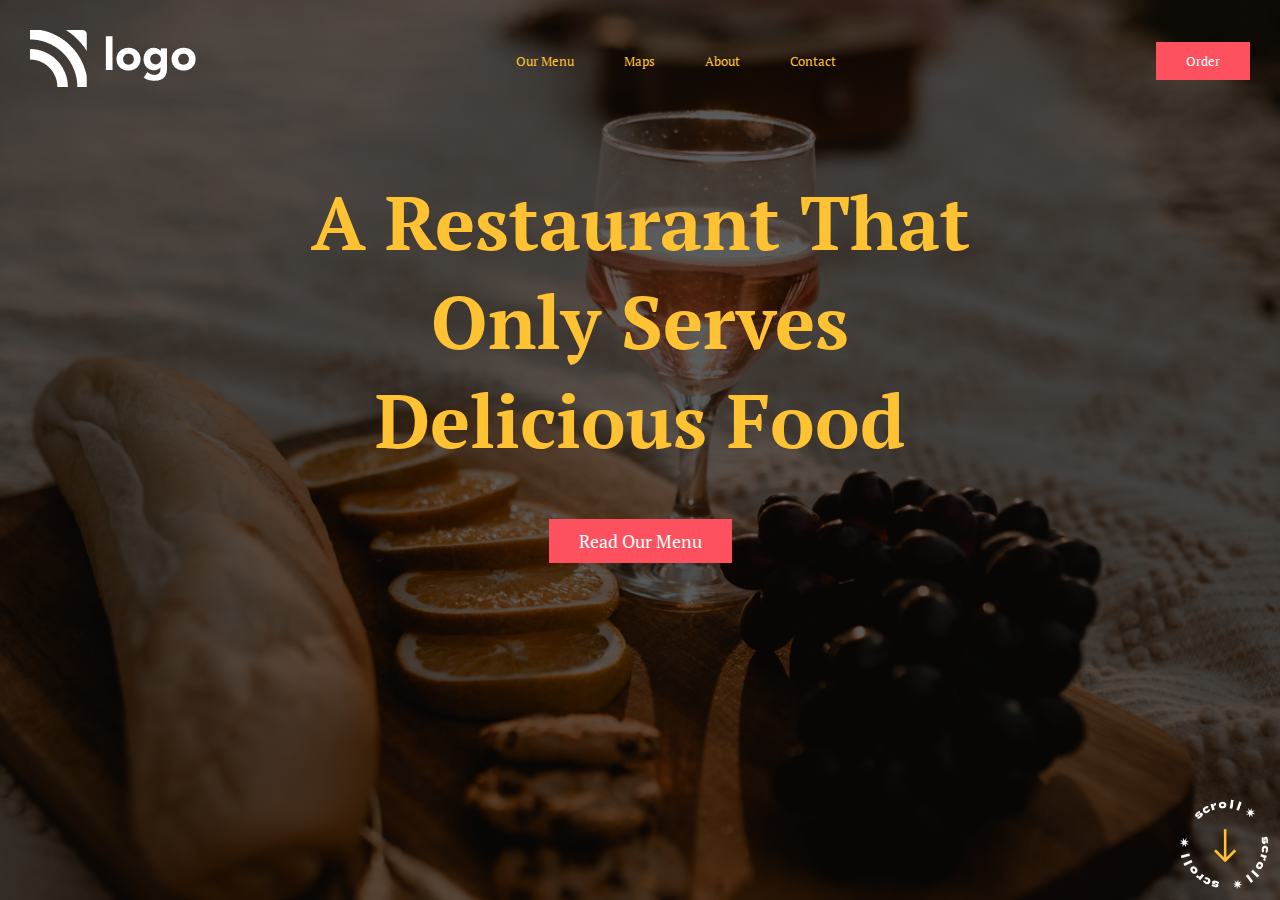
<file: 03 Feb Project/index.html>
<!DOCTYPE html>
<html lang="en">
<head>
    <meta charset="UTF-8">
    <meta http-equiv="X-UA-Compatible" content="IE=edge">
    <meta name="viewport" content="width=device-width, initial-scale=1.0">
    <!-- Fonts -->
    <link rel="preconnect" href="https://fonts.googleapis.com">
    <link rel="preconnect" href="https://fonts.gstatic.com" crossorigin>
    <link href="https://fonts.googleapis.com/css2?family=PT+Serif:wght@700&display=swap" rel="stylesheet">
<!-- External CSS -->
<link rel="stylesheet" href="./style.css">
    <title>Restaurant</title>
</head>

<body>

    <nav>
        <div><img src="./Assets/logo.png" alt="logo" class="logo"></div>
        <div><ul class="options">
                <li><a href="#"></a>Our Menu</li>
                <li><a href="#"></a>Maps</li>
                <li><a href="#"></a>About</li>
                <li><a href="#"></a>Contact</li>
            </ul>
        </div>
        <div>
            <button class="button1">Order</button>
        </div>
    </nav>

    <main>
        <div class="mainsec">
            <h1>A Restaurant That</h1>
            <h1>Only Serves</h1>
            <h1>Delicious Food</h1>
            <button class="button2  ">Read Our  Menu</button>
        </div>
        <img src="./Assets/scroll.png" alt="scroll" class="scroll">
    </main>

    
</body>
</html>
</file>
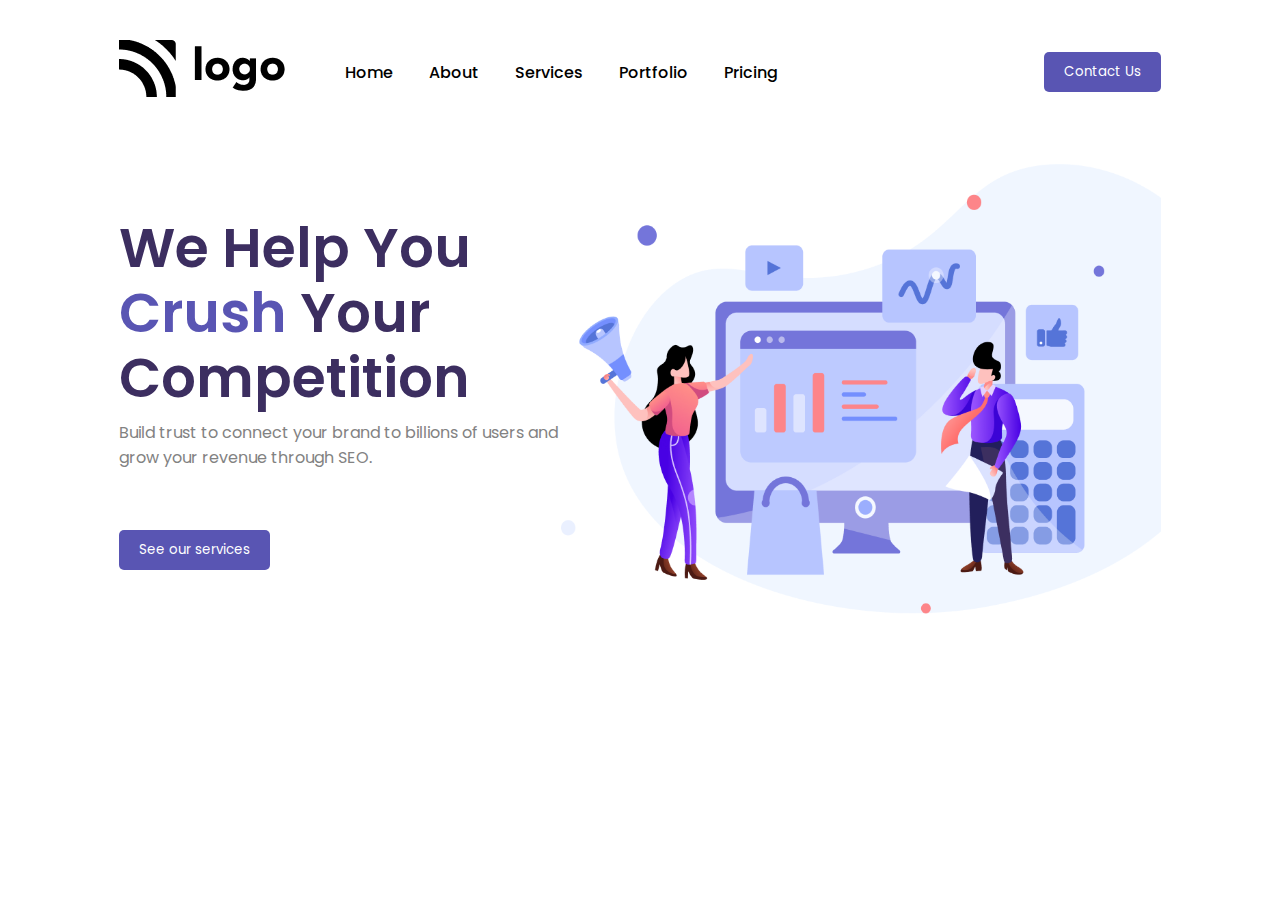
<file: 04 Feb Project/index.html>
<!DOCTYPE html>
<html lang="en">
  <head>
    <meta charset="UTF-8" />
    <meta http-equiv="X-UA-Compatible" content="IE=edge" />
    <meta name="viewport" content="width=device-width, initial-scale=1.0" />
    <!-- stylesheet -->
    <link rel="stylesheet" href="style.css" />
    <!-- Font -->
    <link rel="preconnect" href="https://fonts.googleapis.com" />
    <link rel="preconnect" href="https://fonts.gstatic.com" crossorigin />
    <link
      href="https://fonts.googleapis.com/css2?family=Poppins:wght@200;300;400;500;600;700;800&display=swap"
      rel="stylesheet"
    />
    <title>SEO Homepage</title>
  </head>
  <body>
   <div class="container">

    <nav>
        <div class="logo"><img src="./Assets/Logo.png" alt="logo">
        </div>
        <div class="grow-list">
            <ul class="list">
                <li><a href="#">Home</a></li>
                <li><a href="#">About</a></li>
                <li><a href="#">Services</a></li>
                <li><a href="#">Portfolio</a></li>
                <li><a href="#">Pricing</a></li>
            </ul>
            
        </div>
        <div>
            <button class="button1">Contact Us</button>
        </div>
    </nav>
    <!-- Main hero section -->
    <main class="mainsection">

        <!-- left hero section -->
        <div class="leftmain">
            <h1>We Help You <span>Crush</span> Your Competition</h1>
            <p>Build trust to connect your brand to billions of users and grow your revenue through SEO.</p>
            <button class="button2">See our services</button>
        </div>
        <!-- Right hero section -->
        <div class="rightmain">
            <img src="./Assets/Header Illustration.png" alt="headimg" class="headimg">
        </div>

    </main>

   </div>
    
  </body>
</html>
</file>
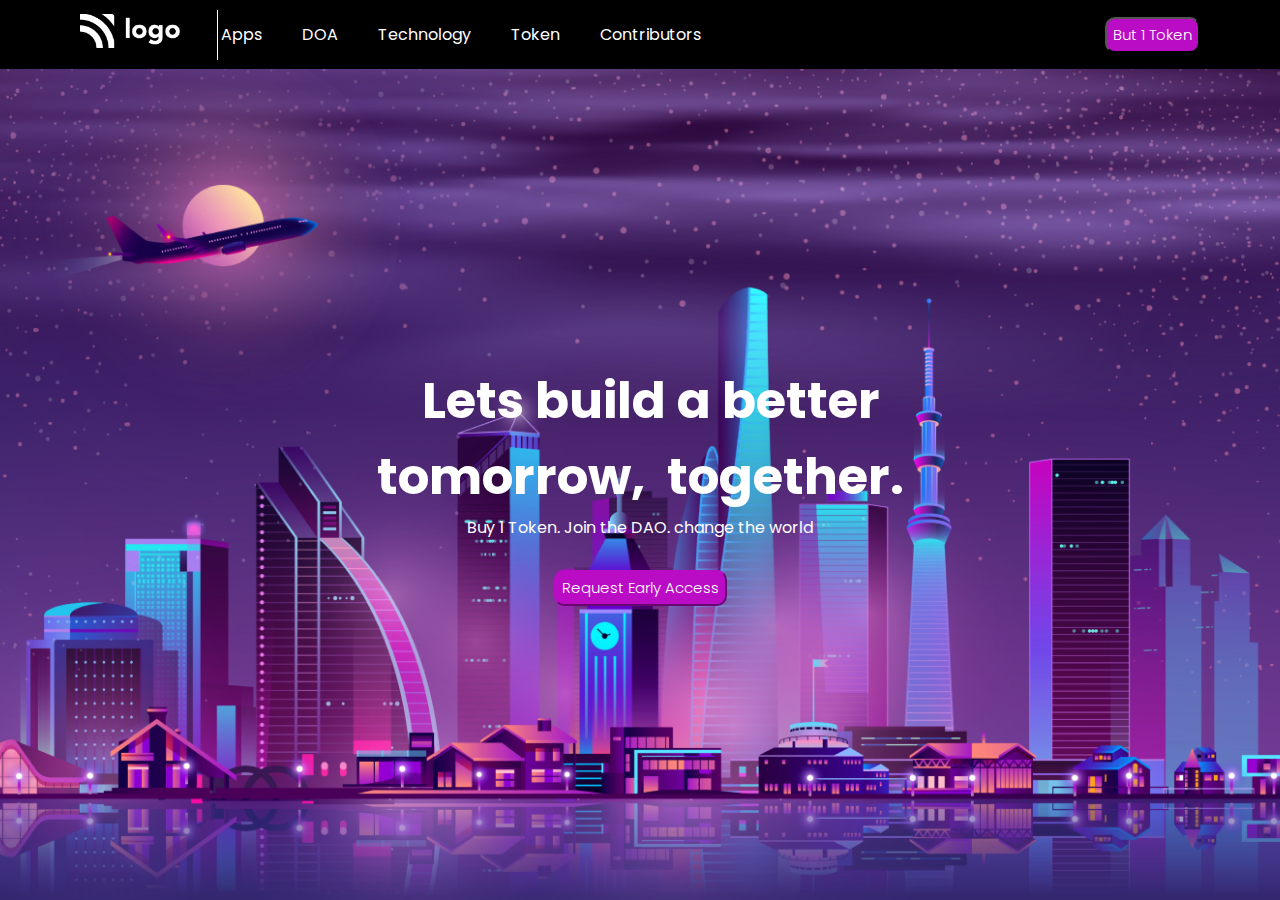
<file: 05 Feb Project/index.html>
<!DOCTYPE html>
<html lang="en">
<head>
    <meta charset="UTF-8">
    <meta http-equiv="X-UA-Compatible" content="IE=edge">
    <meta name="viewport" content="width=device-width, initial-scale=1.0">
    <title>DOA Homepage</title>
    <!-- Google fonts -->
    <link rel="preconnect" href="https://fonts.googleapis.com">
    <link rel="preconnect" href="https://fonts.gstatic.com" crossorigin>
    <link href="https://fonts.googleapis.com/css2?family=Open+Sans&family=Poppins:wght@500&display=swap" rel="stylesheet">
    <!-- CSS file -->
    <link rel="stylesheet" href="./style.css">
</head>
<body>
    <!-- Nav section -->
    <nav>
        <div><img src="./Assets/logo.png" alt="logo" class="logo">
        </div>
        <div class="line"></div>
        <div class="grow-list">
            <ul class="list">
                <li><a href="#">Apps</a></li>
                <li><a href="#">DOA</a></li>
                <li><a href="#">Technology</a></li>
                <li><a href="#">Token</a></li>
                <li><a href="#">Contributors</a></li>
            </ul>
        </div>
        <div>
            <button class="button bt2">But 1 Token</button>
        </div>
    </nav>
    <!-- main section -->
    <main>
        <h1>&nbsp; Lets build a better <br> <span>tomorrow,&nbsp; together.</span> </h1>
        <p>Buy 1 Token. Join the DAO. change the world</p>
        <button>Request Early Access</button>
    </main>
</body>
</html>
</file>
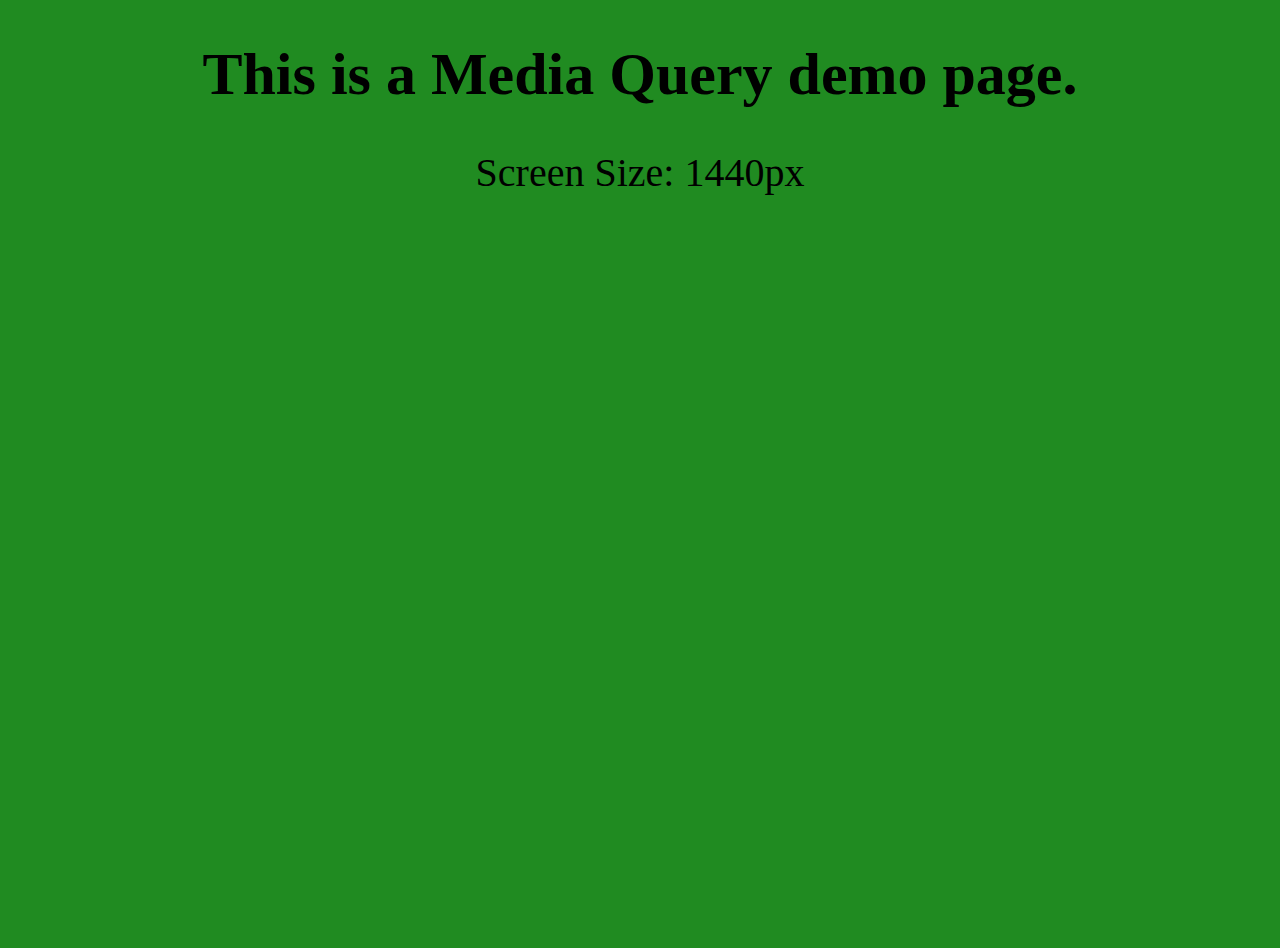
<file: 09 Feb Project/index.html>
<!DOCTYPE html>
<html lang="en">

<head>
    <meta charset="UTF-8">
    <meta http-equiv="X-UA-Compatible" content="IE=edge">
    <meta name="viewport" content="width=device-width, initial-scale=1.0">
    <title>Media Queries</title>
    <link rel="stylesheet" href="./styles.css">
</head>


<body>
    <h1>This is a Media Query demo page.</h1>
    <p class="laptop_large">Screen Size: 1440px</p>
    <p class="laptop">Screen Size: 1024px</p>
    <p class="tablet">Screen Size: 768px</p>
    <p class="mobile">Screen Size: 425px</p>
   
</body>

</html>
</file>
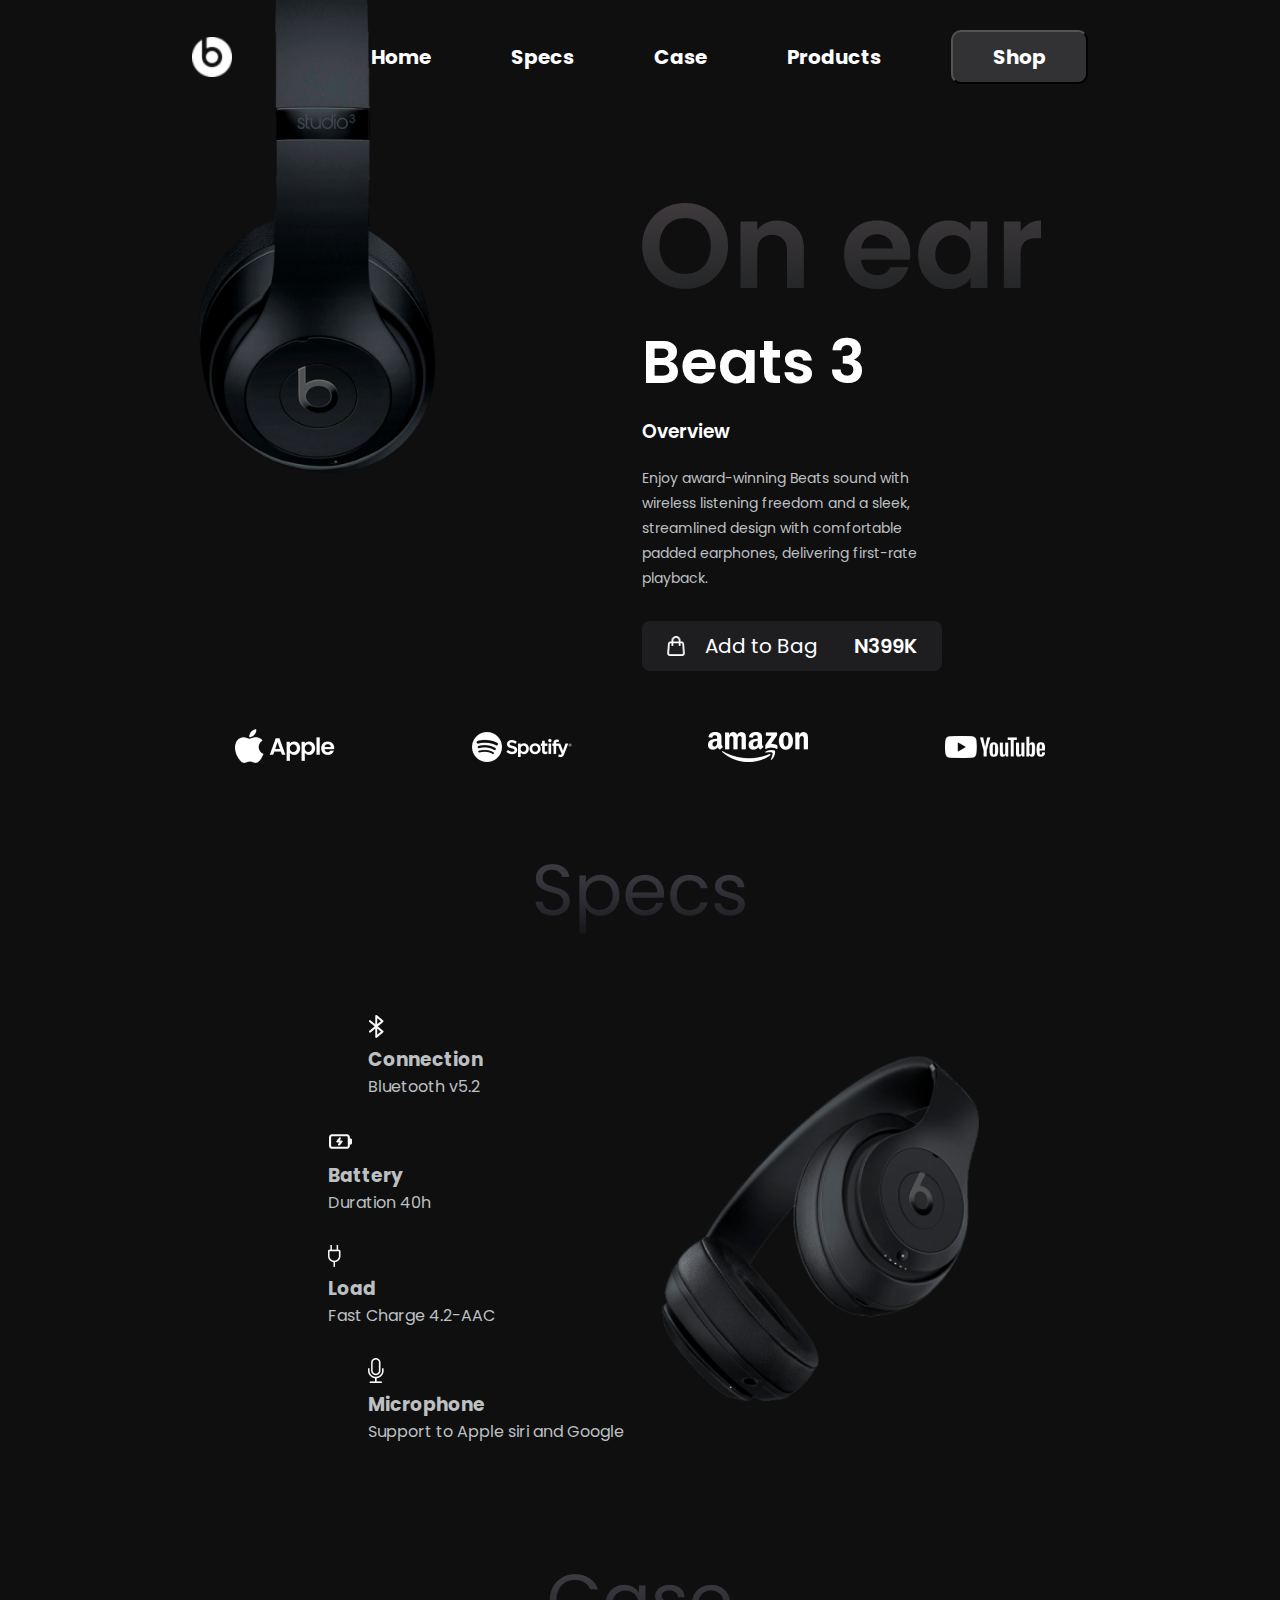
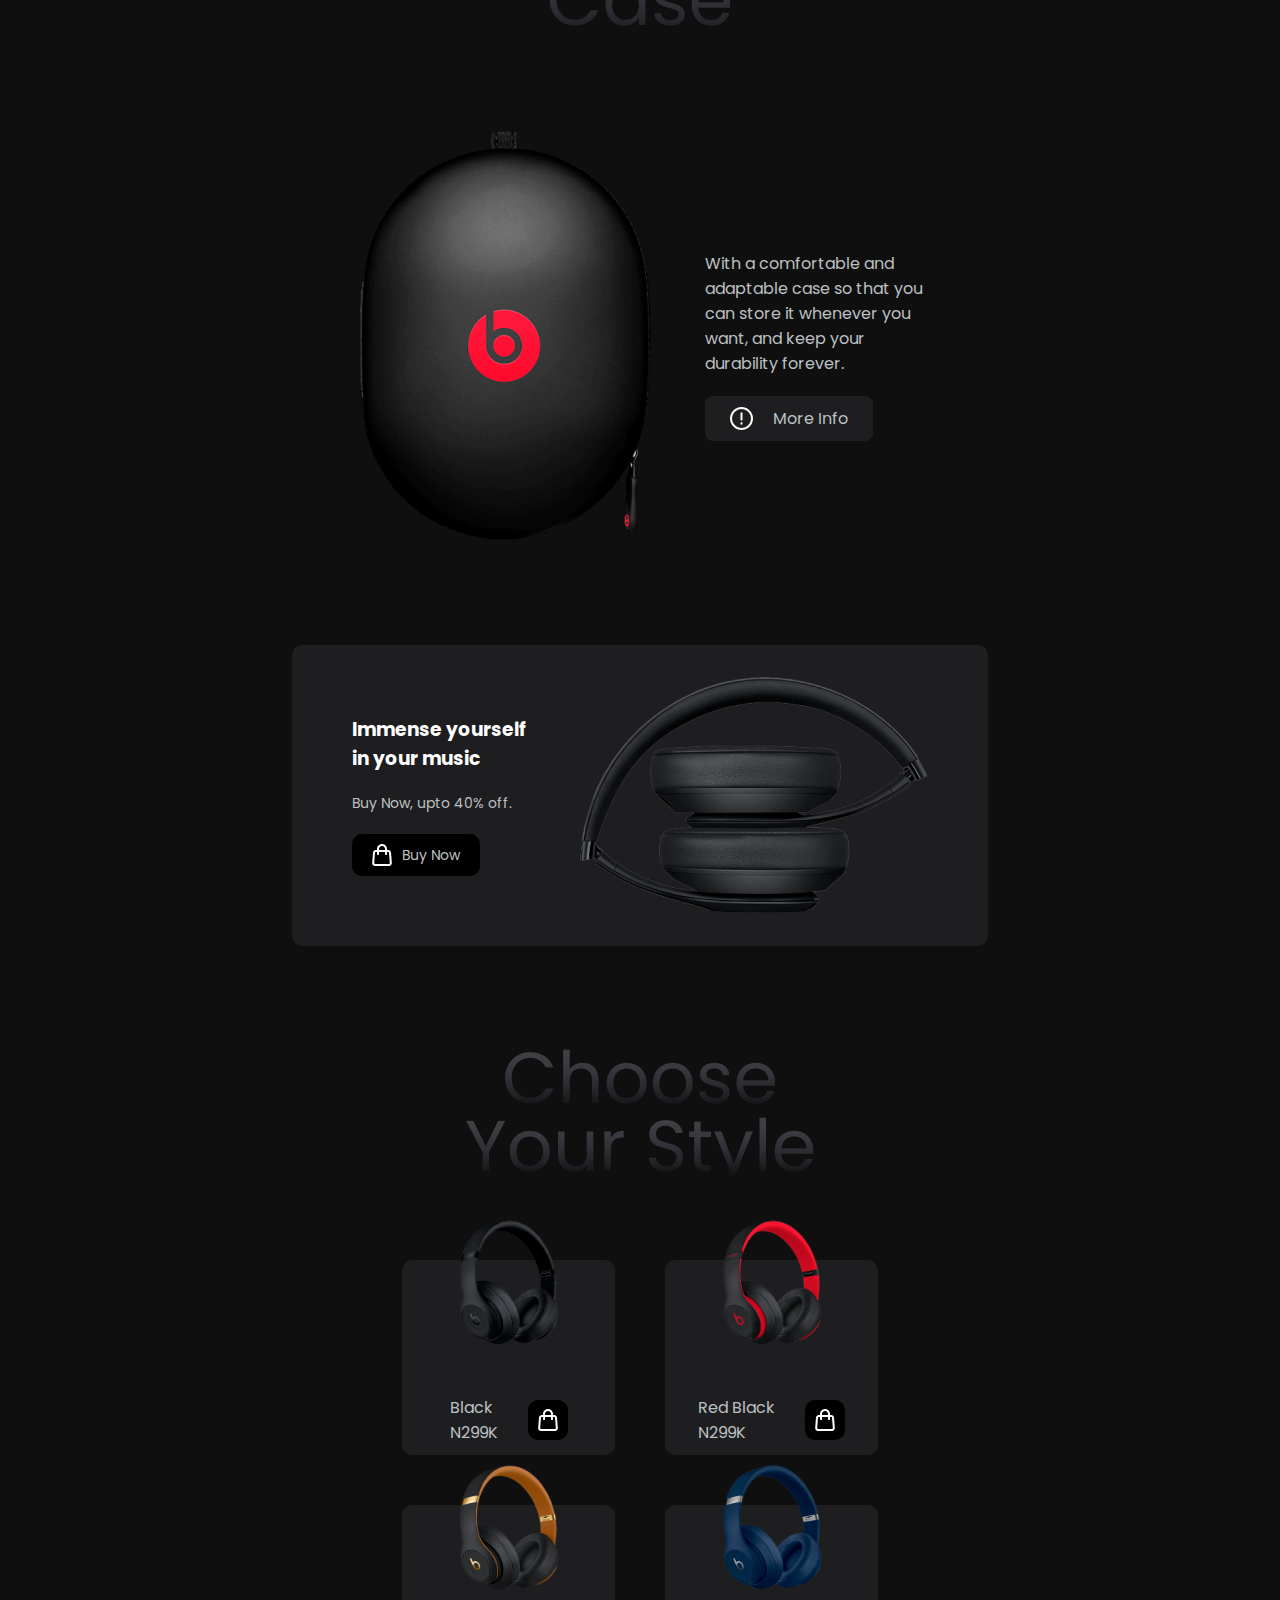
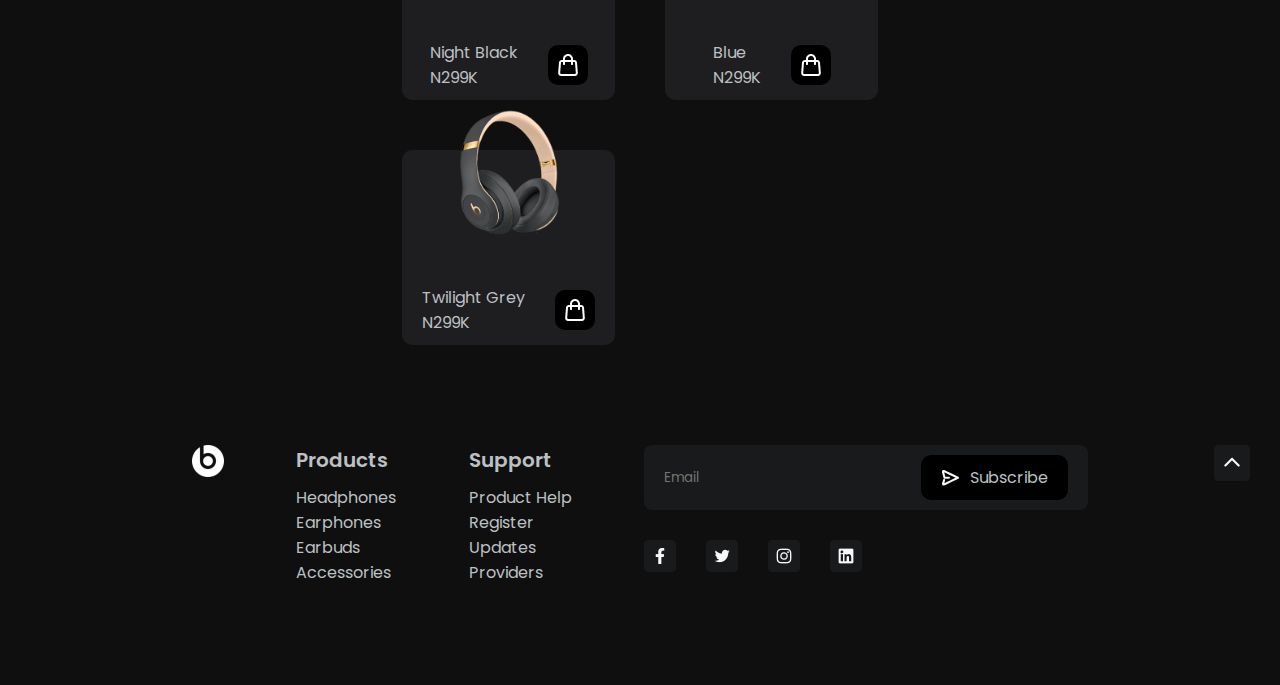
<file: 11 Feb Project/Beats headphones/index.html>
<!DOCTYPE html>
<html lang="en">
<head>
    <meta charset="UTF-8">
    <meta http-equiv="X-UA-Compatible" content="IE=edge">
    <meta name="viewport" content="width=device-width, initial-scale=1.0">
    <title>Beats Audio</title>
    <!-- adding the css file -->
    <link rel="stylesheet" href="./style.css" />

    <!-- adding the poppins font -->
    <link rel="preconnect" href="https://fonts.googleapis.com" />
    <link rel="preconnect" href="https://fonts.gstatic.com" crossorigin />
    <link
      href="https://fonts.googleapis.com/css2?family=Poppins:wght@200;300;400;500;600;700;800;900&display=swap"
      rel="stylesheet"
    />
</head>
<body>
        <!--Creating Nav Menu-->
        <nav>
            <img src="./Photos/beatsLogo.png" alt="beatsLogo">
            <div class="rightnav">
                <ul>
                    <li><a href="#">Home</a></li>
                    <li><a href="#">Specs</a></li>
                    <li><a href="#">Case</a></li>
                    <li><a href="#">Products</a></li>
                </ul>
                <button class="shopbutton">Shop</button>
            </div>
        </nav>

        <!-- Main Section -->
        <main class="mainsection">
            <!-- Main image -->
            <img class="mainimage"src="./Photos/mainImage.png" alt="mainimage">
            <!-- Creating right main section -->
            <div class="main">
                <img src="./Photos/onEar.png" alt="onear">
                <h1>Beats 3</h1>
                <h3>Overview</h3>
                <p>Enjoy award-winning Beats sound with wireless listening freedom and a sleek, streamlined design with comfortable padded earphones, delivering first-rate playback.</p>
                <div class="shopbutton1">
                    <img src="./Icons/shoppingBag.png" alt="shoppingbag">
                    <p>Add to Bag</p>
                    <h3>N399K</h3>
                </div>
            </div>
        </main>

        <!-- Section for socials -->
        <section class="socials">
            <img src="./Photos/appleLogo.png" alt="applelogo">
            <img src="./Photos/spotifyLogo.png" alt="spotifyLogo">
            <img src="./Photos/amazonLogo.png" alt="amazonlogo">
            <img src="./Photos/youtubeLogo.png" alt="youtubelogo">
        </section>

        <!-- Container for specifications -->
        <section class="specifications">
            <img src="./Icons/specsLogo.png" alt="specslogo">
            <!-- Specifications section -->
            <div class="specificationslist">
                <!-- Specifications list items -->
                <div class="specificationslistitems">
                    <div id="abc">
                        <img src="./Icons/bluetooth.png" alt="bluetoothlogo">
                        <h3>Connection</h3>
                        <p>Bluetooth v5.2</p>
                    </div>
                    <div>
                        <img src="./Icons/battery.png" alt="batterylogo">
                        <h3>Battery</h3>
                        <p>Duration 40h</p>
                    </div>
                    <div>
                        <img src="./Icons/charger.png" alt="chargerlogo">
                        <h3>Load</h3>
                        <p>Fast Charge 4.2-AAC</p>
                    </div>
                    <div id="abc">
                        <img src="./Icons/mic.png" alt="miclogo">
                        <h3>Microphone</h3>
                        <p>Support to Apple siri and Google</p>
                    </div>
                    
                </div>
                <!-- Specs section image -->
                <img src="./Photos/specsImage.png" alt="specsimage">
            </div>
        </section>

        <!-- Case Section -->
        <section class="case">
            <!-- logo -->
            <img src="./Icons/caseLogo.png" alt="caselogo">
            <!-- Right case section -->
            <div class="maincase">
                <img src="./Photos/caseImage.png" alt="caseimage">
                <div>
                    <p>
                        With a comfortable and adaptable case so that you can store it whenever you want, and keep your durability forever.
                    </p>
                    <p>
                        <img src="./Icons/group.png" alt="grouplogo"> 
                        More Info
                    </p>
                </div>
            </div>
            
        </section>

        <!-- Buy now section -->
        <section class="buynow">
            <!-- Left buy now section -->
            <div class="buynowinfo">
                <h3>Immense yourself in your music</h3>
                <p>Buy Now, upto 40% off.</p>
                <div class="buynowbutton">
                    <img src="./Icons/shoppingBag.png" alt="shoppingbag">
                    <p>Buy Now</p>
                </div>

            </div>
            <!-- Buy now section image -->
            <img src="./Photos/buyNowSectionImage.png" alt="buynowsectionimage">
        </section>

        <!-- Products card section -->
        <section class="product">
            <img src="./Icons/productLogo.png" alt="productslogo">
            <!-- Div for products -->
            <div class="productlist">
                <!-- creating multiple divs for individual products -->
                <!-- Black headphone -->
                <div class="product-card">
                    <img class="product-img" src="./Photos/black.png" alt="black" />
                    <div class="productinfo">
                      <p>
                        Black <br />
                        <span>N299K</span>
                      </p>
          
                      <div>
                        <img src="./Icons/shoppingBag.png" alt="shoppingbag" />
                      </div>
                    </div>
                </div>
                <!-- Red Black Headphone -->
                <div class="product-card">
                    <img class="product-img" src="./Photos/redBlack.png" alt="redblack">
                    <div class="productinfo">
                        <p>Red Black <br>
                        <span>N299K</span>
                        </p> 
                        
                        <div>
                            <img src="./Icons/shoppingBag.png" alt="shoppingbag">
                        </div>
                    </div>
                </div>
                <!-- Night Black Headphone -->
                <div class="product-card">
                    <img class="product-img" src="./Photos/nightBlack.png" alt="nightblack">
                    <div class="productinfo">
                        <p>Night Black <br>
                        <span>N299K</span>
                        </p> 
                        
                        <div>
                            <img src="./Icons/shoppingBag.png" alt="shoppingbag">
                        </div>
                    </div>
                </div>
                <!-- Blue Headphone -->
                <div class="product-card">
                    <img class="product-img" src="./Photos/blue.png" alt="blue">
                    <div class="productinfo">
                        <p>Blue <br>
                        <span>N299K</span>
                        </p> 
                        
                        <div>
                            <img src="./Icons/shoppingBag.png" alt="shoppingbag">
                        </div>
                    </div>
                </div>
                <!-- Gold Black -->
                <div class="product-card">
                    <img class="product-img"  src="./Photos/twilightGray.png" alt="twilightgrey">
                    <div class="productinfo">
                        <p>Twilight Grey <br>
                        <span>N299K</span>
                        </p> 
                        
                        <div>
                            <img src="./Icons/shoppingBag.png" alt="shoppingbag">
                        </div>
                    </div>
                </div>

            </div>
            
        </section>

        <!-- Footer Section -->
        <footer>
            <!-- logo -->
            <img src="./Photos/beatsLogo.png" alt="beatsLogo">
            <!-- List 1  -->
                <!-- Creating products list -->
                <ul>
                    <li><a href="#">Products</a></li>
                    <li><a href="#">Headphones</a></li>
                    <li><a href="#">Earphones</a></li>
                    <li><a href="#">Earbuds</a></li>
                    <li><a href="#">Accessories</a></li>
                </ul>
                <!-- Creating support list -->
                <ul>
                    <li><a href="#">Support</a></li>
                    <li><a href="#">Product Help</a></li>
                    <li><a href="#">Register</a></li>
                    <li><a href="#">Updates</a></li>
                    <li><a href="#">Providers</a></li>
                </ul>
                <!-- Division for subscription and social medias -->
                <div class="subscription">
                    <div>
                        <input type="email" placeholder="Email">
                        <div class="subscribe-button">
                            <img src="./Icons/rightArrow.png" alt="rightarrow">
                            <p>Subscribe</p>
                        </div>
                    </div>
                <!-- Social media icons -->
                <div class="sociallogo">
                    <img src="./Icons/facebook.png" alt="facebook">
                    <img src="./Icons/twitter.png" alt="twitter">
                    <img src="./Icons/instagram.png" alt="instagram">
                    <img src="./Icons/linkedin.png" alt="linkedin">
                </div>
               
                </div>
                 <!-- Top arrow button -->
                 <img src="./Icons/upArrow.png" alt="uparrow">
        </footer>
</body>
</html>
</file>
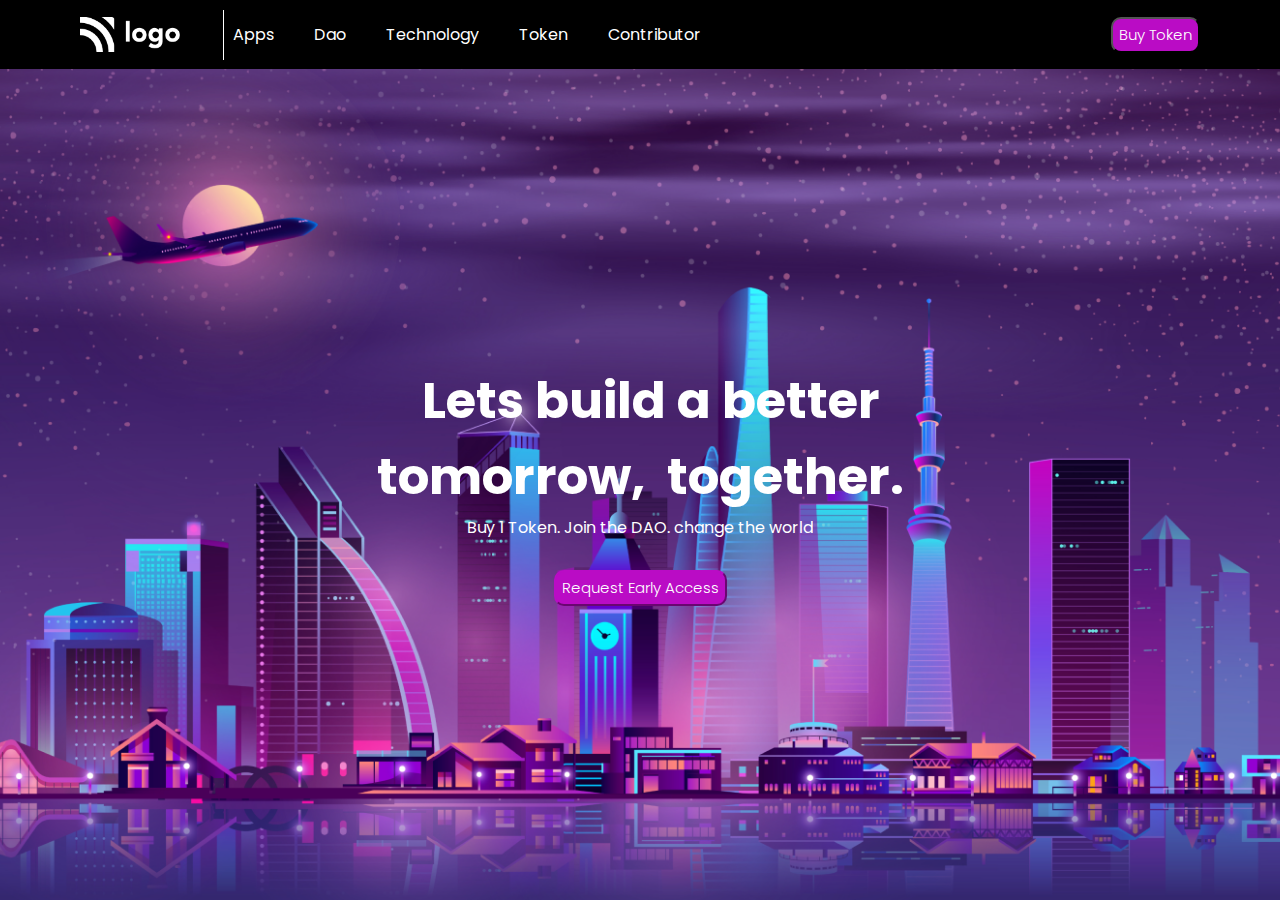
<file: 05 Feb Project/index2.html>
<!DOCTYPE html>
<html lang="en">
<head>
    <meta charset="UTF-8">
    <meta http-equiv="X-UA-Compatible" content="IE=edge">
    <meta name="viewport" content="width=device-width, initial-scale=1.0">
    <title>project5</title>
    <link rel="preconnect" href="https://fonts.googleapis.com">
    <link rel="preconnect" href="https://fonts.gstatic.com" crossorigin>
    <link href="https://fonts.googleapis.com/css2?family=Open+Sans&family=Poppins:wght@500&display=swap" rel="stylesheet">

<link rel="stylesheet" href="./style.css">
</head>
<body>
    <!--Navigation bar-->
    <nav>
        <!--logo-->
        <img src="./Assets/logo.png" alt="brand logo">
        <div class = "line"></div>
        <!--navigation items-->
        <ul id="navbar">
            <li><a href="#">Apps</a></li>
            <li><a href="#">Dao</a></li>
            <li><a href="#">Technology</a></li>
            <li><a href="#">Token</a></li>
            <li><a href="#">Contributor</a></li>
        </ul>
        <button>Buy Token</button>
    </nav>

    <!--Main section-->
    <main>
        <h1>&nbsp; Lets build a better <br> <span>tomorrow,&nbsp; together.</span> </h1>
        <p>Buy 1 Token. Join the DAO. change the world</p>
        <button>Request Early Access</button>
    </main>
    
</body>
</html>
</file>
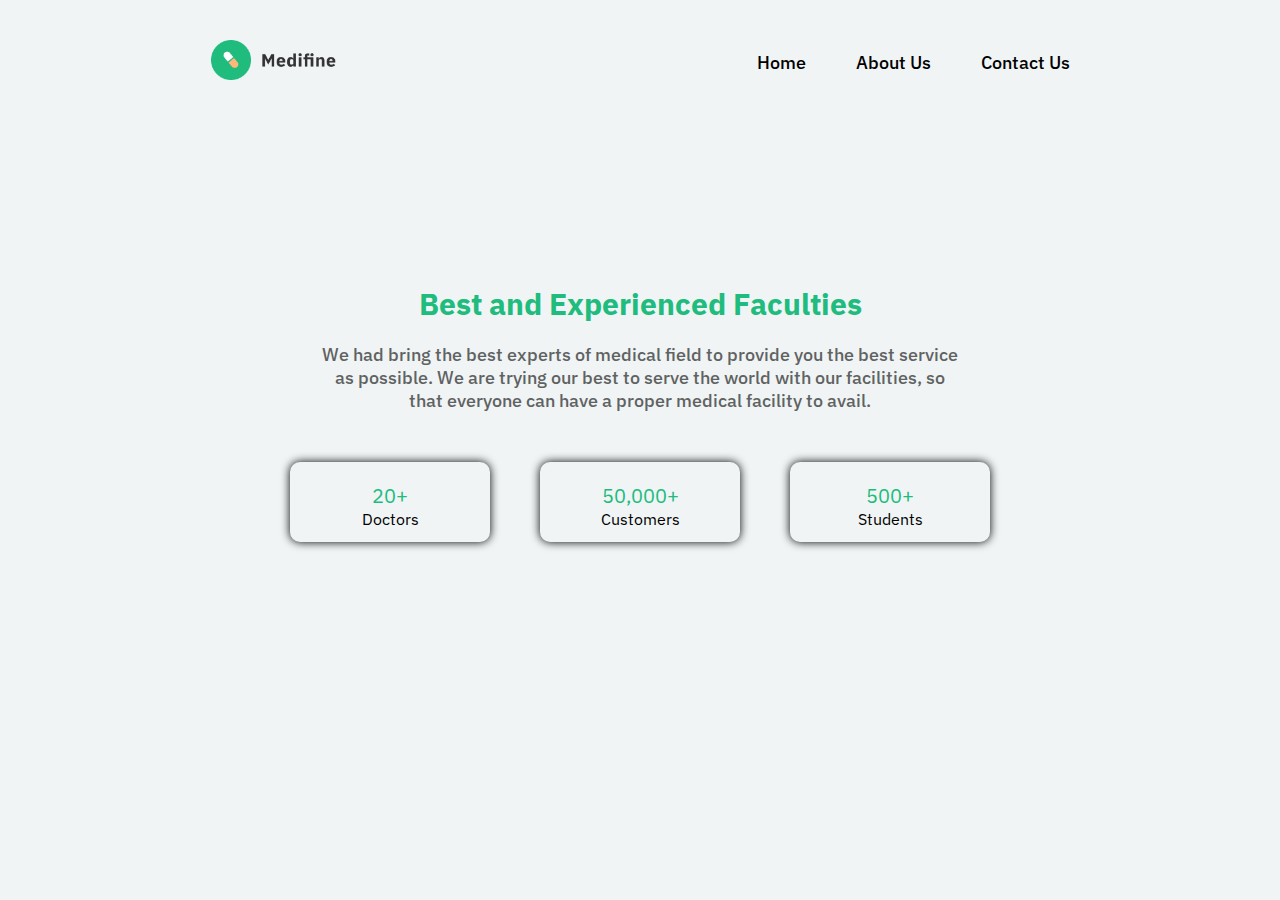
<file: 11 Feb Project/Medifine Multipage Clone/About Us Page/about.html>
<!DOCTYPE html>
<html lang="en">
<head>
    <meta charset="UTF-8">
    <meta http-equiv="X-UA-Compatible" content="IE=edge">
    <meta name="viewport" content="width=device-width, initial-scale=1.0">
    <title>Medifine - About Us</title>
    <!-- adding the google font -->
    <link rel="preconnect" href="https://fonts.googleapis.com">
    <link rel="preconnect" href="https://fonts.gstatic.com" crossorigin>
    <link href="https://fonts.googleapis.com/css2?family=IBM+Plex+Sans:wght@700&display=swap" rel="stylesheet">

    <!-- adding the css file -->
    <link rel="stylesheet" href="./about.css" />
</head>
<body>
    <!-- Nav Bar -->
    <nav>
        <a href="../index.html"><img src="../Assets/logo.png" alt="logo"></a>
        <ul>
            <li><a href="./index.html">Home</a></li>
            <li><a href="./About Us Page/about.html">About Us</a></li>
            <li><a href="../Contact Us Page/contact.html">Contact Us</a></li>
        </ul>
    </nav>

    <!-- Main section -->
    <main class="mainsecion">
        <!-- Description section -->
        <section class="description">
            <h1>Best and Experienced Faculties</h1>
            <p>We had bring the best experts of medical field to provide you the best service as possible. We are trying our best to serve the world with our facilities, so that everyone can have a proper medical facility to avail.</p>
        </section>
        <!-- Features section -->
        <section class="features">
            <div class="card">
                <span>20+</span>
                <p>Doctors</p>
            </div>
            <div class="card">
                <span>50,000+</span>
                <p>Customers</p>
            </div>
            <div class="card">
                <span>500+</span>
                <p>Students</p>
            </div>
        </section>
    </main>
</body>
</html>
</file>
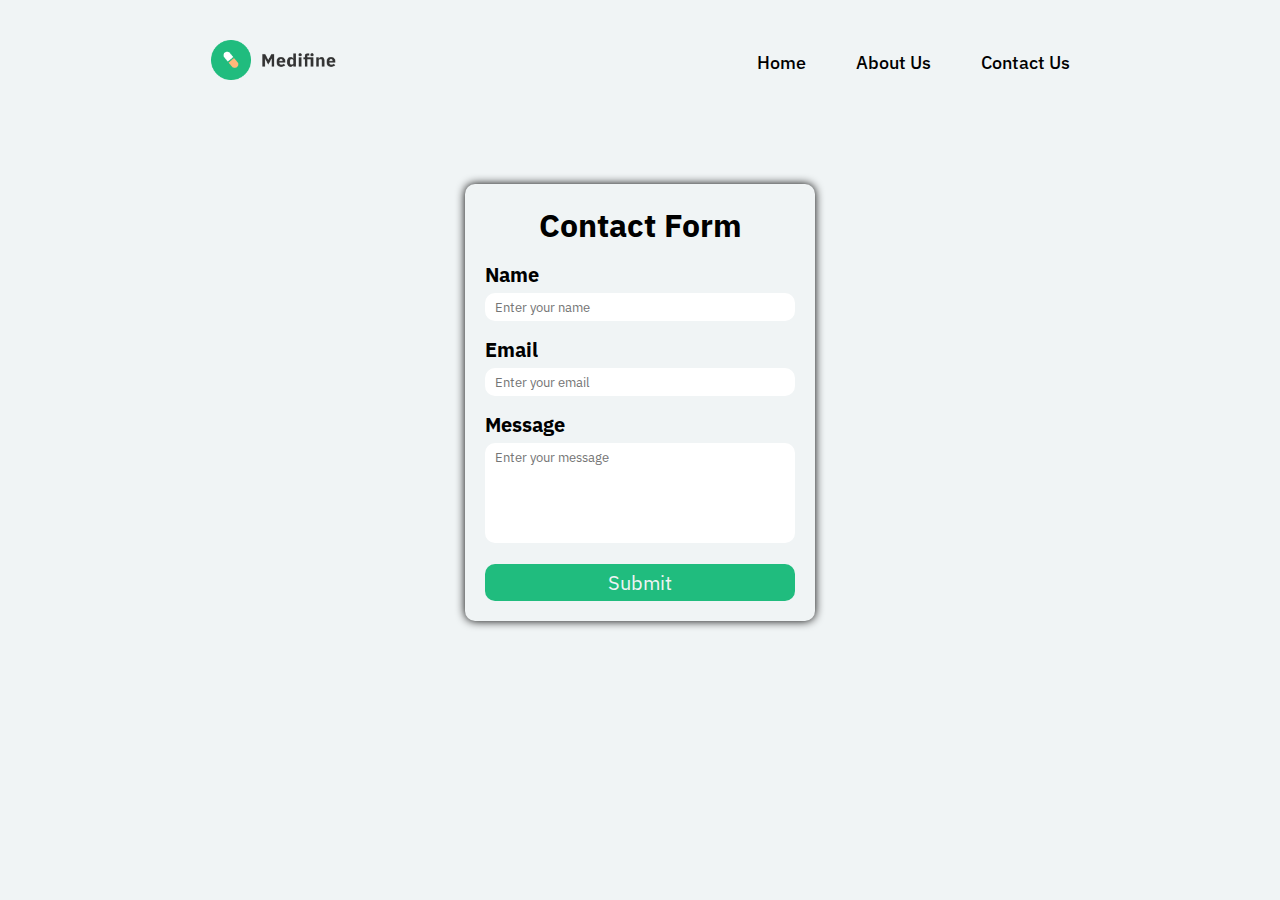
<file: 11 Feb Project/Medifine Multipage Clone/Contact Us Page/contact.html>
<!DOCTYPE html>
<html lang="en">
<head>
    <meta charset="UTF-8">
    <meta http-equiv="X-UA-Compatible" content="IE=edge">
    <meta name="viewport" content="width=device-width, initial-scale=1.0">
    <title>Medifine - Contact Us</title>
     <!-- adding the google font -->
     <link rel="preconnect" href="https://fonts.googleapis.com">
     <link rel="preconnect" href="https://fonts.gstatic.com" crossorigin>
     <link href="https://fonts.googleapis.com/css2?family=IBM+Plex+Sans:wght@700&display=swap" rel="stylesheet">
 
     <!-- adding the css file -->
     <link rel="stylesheet" href="../Contact Us Page/contact.css" />
</head>
<body>
    <!-- Nav Bar -->
    <nav>
        <a href="../index.html"><img src="../Assets/logo.png"   alt="logo"></a>
        <ul>
            <li><a href="./index.html">Home</a></li>
            <li><a href="./About Us Page/about.html">About Us</a></li>
            <li><a href="./Contact Us Page/contact.html">Contact Us</a></li>
        </ul>
    </nav>

    <main>
        <!-- User input form  -->
        <form action="/Submit form response/acknowledgement.html" method="get">
             <h1>Contact Form</h1>
            <div>
                <label>Name</label>
                <br>
                <input type="text" name="name" id="name" placeholder="Enter your name">
            </div>
            <div>
                <label>Email</label>
                <br>
                <input type="email" name="email" id="email" placeholder="Enter your email" >
            </div>
            <div>
                <label>Message</span>
                <br>
                <textarea name="textarea" id="textarea" cols="30" rows="5" placeholder="Enter your message"></textarea>
            </div>
            <input type="submit" value="Submit">
        </form>
    </main>
</body>
</html>
</file>
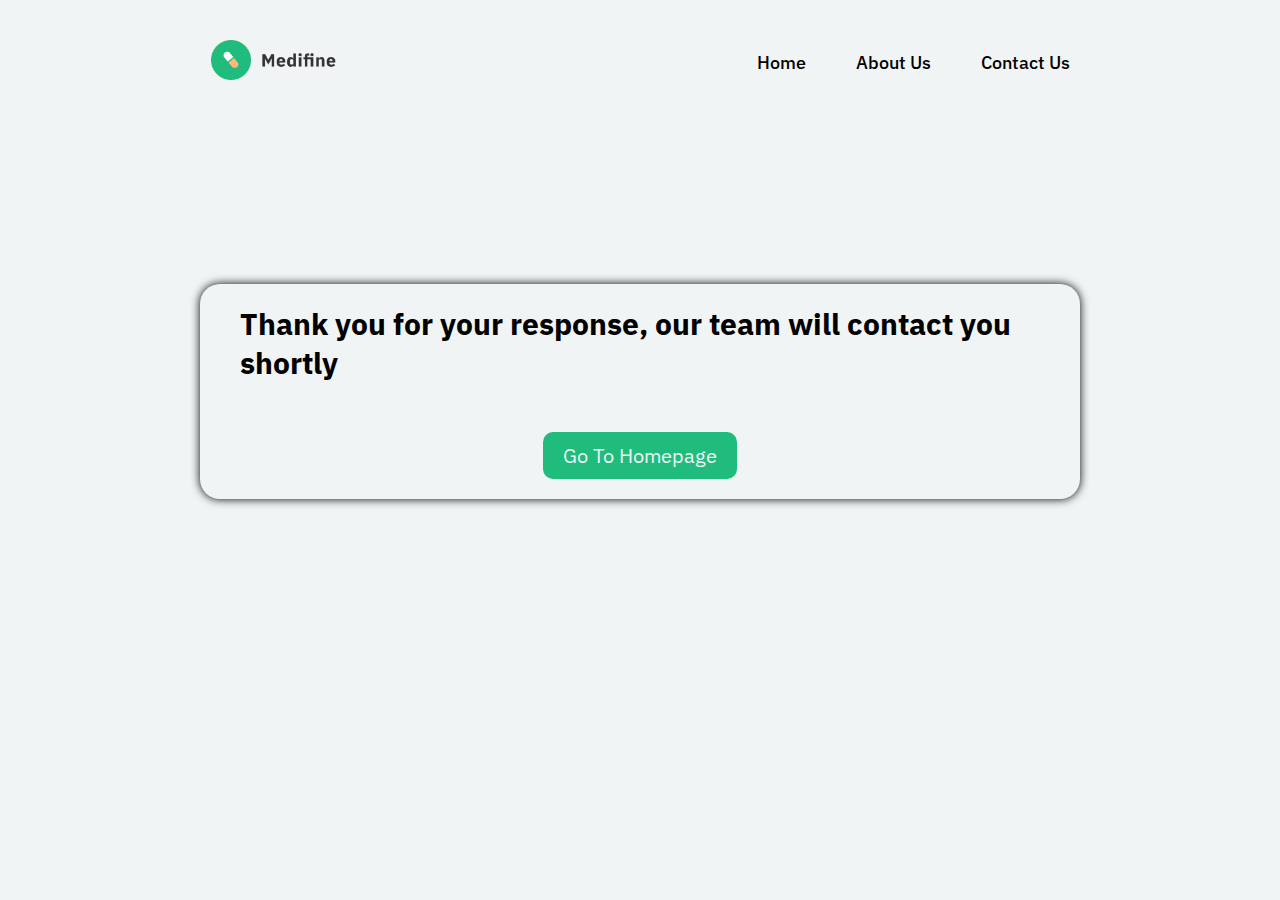
<file: 11 Feb Project/Medifine Multipage Clone/Submit form response/acknowledgement.html>
<!DOCTYPE html>
<html lang="en">
<head>
    <meta charset="UTF-8">
    <meta http-equiv="X-UA-Compatible" content="IE=edge">
    <meta name="viewport" content="width=device-width, initial-scale=1.0">
    <title>Thank You</title>
     <!-- adding the google font -->
     <link rel="preconnect" href="https://fonts.googleapis.com">
     <link rel="preconnect" href="https://fonts.gstatic.com" crossorigin>
     <link href="https://fonts.googleapis.com/css2?family=IBM+Plex+Sans:wght@700&display=swap" rel="stylesheet">
 
     <!-- adding the css file -->
     <link rel="stylesheet" href="./acknowledgement.css" />
</head>
<body>
    <!-- Nav Bar -->
    <nav>
        <a href="../index.html"><img src="../Assets/logo.png"   alt="logo"></a>
        <ul>
            <li><a href="./index.html">Home</a></li>
            <li><a href="./About Us Page/about.html">About Us</a></li>
            <li><a href="./Contact Us Page/contact.html">Contact Us</a></li>
        </ul>
    </nav>
    <main>
         <h1>Thank you for your response, our team will contact you shortly</h1> 
         <a href="../index.html"><button class="button">Go To Homepage</button></a>
    </main>
</body>
</html>
</file>
<file: 03 Feb Project/style.css>
*{
    font-family: 'PT Serif', serif;
    color: rgb(255,194,51);
    margin:0 ;
    padding:0;
        
}


body{
    
    background: linear-gradient(rgba(0,0,0,0.6),rgba(0,0,0,0.6)),url("./Assets/background.png" );
    background-repeat: no-repeat;
    background-size:cover ;
    background-position: center;
    height: 100vh;
    /* display: flex;
    flex-direction: column;
    justify-content: center;
    align-items: center; */
}    

nav{
    display: flex;
    justify-content: space-between;
    align-items: center;
    padding: 30px;
    cursor: pointer;
    
}

nav div ul{
    display: flex;
    gap: 50px;
    list-style: none;
    font-size: small;
    
}

.scroll{
    position: fixed;
    bottom:5px;
    right: 5px;
}
.mainsec{
    display: flex;
    flex-direction: column;
    justify-content: center;
    align-items: center;
}

main h1{
    font-size: 75px;
    font-weight: 900;
}

.scroll{
    width: 100px;
    height: 100px;
}

.button1{
    padding: 10px 30px;
    cursor: pointer;
    background-color: #FE515F;
    color: white;
    border: none;
}

.button1:hover{
    padding: 10px 30px;
    cursor: pointer;
    background-color:white ;
    color: #FE515F;
    border: none;
}

.button2{
    padding: 10px 30px;
    cursor: pointer;
    background-color: #FE515F;
    color: white;
    border: none;
    font-size: large;
    margin: 50px;
}

.button2:hover{
    padding: 10px 30px;
    cursor: pointer;
    background-color: white;
    color: #FE515F;
    border: none;
    font-size: large;
    margin: 50px;
}

main{
    justify-content: center;
    align-items: center;
    padding-top:50px;
}
</file>
<file: 04 Feb Project/style.css>
* {
    margin: 0;
    padding: 0;
    box-sizing: border-box;
    font-family: "Poppins", sans-serif;
  }

nav{
    /* padding : 20px; */
    display: flex;
    justify-content: space-between;
    align-items: center;
    margin-top: 40px;
    
}


.grow-list {
    flex-grow:1 ;
    padding-left: 60spx;
  }

  nav div ul{
    display: flex;
    align-items: center;
    list-style: none;
    gap: 36px;
    margin-left: 60px;
  }

  nav div ul li a{
    text-decoration: none;
    color:#000000;
    font-weight: 500;
    font-size:16px;
    cursor: pointer;
    
  }
  .list a:hover{
    color: #5955B3;
  }
  
  .logo{
    cursor: pointer;
  }

  h1{
    font-size: 55px;
    font-weight: 600;
    color: #3C2E60;
    line-height: 65px;
  }
  span{
    color: #5955B3;
  }
  p{
    color: #828282;
    margin-top: 10px;
  }

  .button1{
    background-color: #5955B3;
    color:white;
    padding: 10px 20px;
    border:none;
    border-radius: 5px;
    cursor: pointer;
  }
  .button2{
    background-color: #5955B3;
    color:white;
    padding: 10px 20px;
    border:none;
    border-radius: 5px;
    cursor: pointer;
    margin-top: 60px;
  }

  .button2:hover ,  .button1:hover{
    background-color: white;
    color:#5955B3;
    border:1px solid #5955B3;
    cursor: pointer;
    border-radius: 5px;
    padding: 10px 20px;
  }

  .mainsection{
    display: flex;
    align-items: center;
    justify-content: center;
    margin-top: 60px;
    
  }


  .container {
    max-width: 130rem;
    margin: 0 auto;
    padding: 0 119px;
  }
  
  .headimg{
    height: 450px;
    width: 600px;
  }
</file>
<file: 05 Feb Project/style.css>
*{
  margin: 0;
  padding: 0;
  overflow: hidden;
  box-sizing: border-box;
  font-family: 'Open Sans', sans-serif;
  font-family: 'Poppins', sans-serif;
}
body{
  background-image: url(./Assets/bg.png);
  background-size: cover;
  background-attachment: fixed;
  background-position: center;
  height: 100vh;
  display: flex;
  flex-direction: column;
  
 
}
nav{
  display: flex;
  justify-content: space-between;
  align-items: center;
  padding: 30px 80px;
  height: 70px;
  background-color: black;

}
nav img{
  width: 100px;
  height: 50;
}
.line {
  width: 1px;
  height: 50px;
  background-color: #fff;
  margin-left: 33px;
}
nav ul{
  margin-right: 400px;
  display: flex;
  gap: 40px;
}
nav ul li a{
  text-decoration: none;
  color: white;
}
nav ul li a:hover{
  font-weight: bold;
}
nav button{
  font-size: 15px;
  line-height: 20px;
  padding: 6px;
  border-radius: 10px;
  font-weight: 300;
  color: white;
  background-color: #ba0cc5;
}
button:hover{
  color: black;
  background-color: azure;
  border-color: white;
}
main{
  display:flex;
flex-direction: column;
text-align: center;
  align-items: center;
  justify-content: center;
  height: 100%;
  /* margin-top: 60px;
  margin-left: 500px; */
}
main h1{
  font-size: 50px;
  color: white;
  font-weight: bold;
  
}
main h1 span{
  /* width: 800px; */
}
main p{
  color: white;
  /* margin-left: 60px; */
}
main button{
  margin-top: 30px;
  /* margin-left: 160px; */
  font-size: 15px;
  line-height: 20px;
  padding: 6px;
  border-radius: 10px;
  font-weight: 300;
  color: white;
  background-color: #ba0cc5;
  border-color:#ba0cc5;
}
</file>
<file: 09 Feb Project/styles.css>
body {
  height: 100vh;
  background-color: aquamarine;
}

h1 {
  font-size: 60px;
  text-align: center;
}

.laptop_large,
.laptop,
.tablet,
.mobile {
  font-size: 40px;
  text-align: center;
  display: none;
}


@media screen and (min-width:0px) {
    body{
        background-color: #CA3142;
    }
    .mobile{
        display: block;
    }
}   

@media screen and (min-width:435px) {
    body{
        background-color: #75FBFD;
    }
    .mobile{
        display: none;
    }
    .tablet{
        display: block;
    }
}   

@media screen and (min-width:768px) {
    body{
        background-color: #B0882F;
    }
    .mobile{
        display: none;
    }
    .tablet{
        display: none;
    }
    .laptop{
        display: block;
    }
}   

@media screen and (min-width:1028px) {
    body{
        background-color: #208B21;
    }
    .mobile{
        display: none;
    }
    .tablet{
        display: none;
    }
    .laptop{
        display: none;
    }
    .laptop_large{
        display: block;
    }
}
</file>
<file: 11 Feb Project/Beats headphones/style.css>
* {
    margin: 0;
    padding: 0;
    outline: 0;
    box-sizing: border-box;
    background: #0f0f10;
    font-family: "Poppins", sans-serif;
    color: #ffffff;
  }

a{
    text-decoration: none;
}

li{
    list-style: none;
}

body {
    margin: 0 15vw;
  }

/* Nav bar customization */
nav{
    display: flex;
    align-items: center;
    justify-content: space-between;
    width:100%;
    padding : 30px 0;
}

.rightnav{
    display: flex;
    align-items: center;
    gap:30px;
}

nav img{
    width: 40px;
    height: 40px;
    cursor: pointer;
}

nav ul {
    display: flex;
    align-items: center;
    justify-content: center;
    gap:40px;
}

nav ul li{
    margin-right: 40px;
    font-size: 20px;
    font-weight: 700;
    cursor: pointer;
}

nav ul li :hover{
    font-size: 20px;
    font-weight: 700;
    cursor: pointer;
    color: #ff0000;
}

.rightnav button{
    font-size: 20px;
    font-weight: 700;
    cursor: pointer;
    padding :10px 40px;
    border-radius: 10px;
    background-color: #323235;
}

.rightnav button:hover {
    font-size: 20px;
    font-weight: 700;
    cursor: pointer;
    padding :10px 40px;
    border-radius: 10px;
    background-color: #404044;
    color: #ff0000;
}

.rightnav button:active {
    font-size: 20px;
    font-weight: 700;
    cursor: pointer;
    padding :10px 40px;
    border-radius: 10px;
    background-color: #ffffff;
    border-color:#ff0000;
    color: #ff0000;
}

/* Customising main section */

main {
    display: flex;
    align-items: center;
    margin-top: 30px;
    position: relative;

  }
  .main{
    margin-left: 200px;

  }



.mainimage{
    position: relative;
    top:-250px;
    width:250px;
}



.main h1{
    font-size: 60px;
    margin-top: 20px;
    font-weight: 600;
}

.main h3{
    margin-top: 10px;
    font-weight: 600;
}

.main p{
    margin-top: 20px;
    width: 300px;
    color: #bdc0c2;
    line-height: 25px;
    font-size: 14px;
}

.shopbutton1{
    display: flex;
    align-items: center;
    gap: 20px;
    background: #1e1e21;
    border-radius: 8px;
    width: 300px;
    padding: 10px 25px;
    margin-top: 30px;
  }
.shopbutton1 img{
    width:20px;
    height:20px;
    background: transparent;
}
.shopbutton1 p{
    color:#ffffff;
    font-size: 20px;
    background: transparent;
    line-height: 0px;
    margin-top: 0;


 }
.shopbutton1 h3{
    color:#ffffff;
    font-size: 20px;
    background: transparent;
    margin-top : 0px;
}
/* Social meadia icons adjustment */
.socials{
    display: flex;
    gap: 50px;
    align-items: center;
    justify-content: space-around;
}

/* Specifications section adjustments */


.specifications{
    margin-top: 100px;
    display: flex;
    flex-direction: column;
    align-items: center;
    justify-content:center ;
}

img[alt="specslogo"]{
    margin-bottom: 50px;

}
.specificationslist{
    display: flex;
    align-items: center;
    justify-content: center;
    gap:0px;

}
.specificationslistitems{
    width:30vw;
}
.specificationslistitems h3,p{
    color: #bdc0c2;
}


.specificationslistitems div{
    margin:30px;
}

#abc{
    margin-left: 70px;
}

img[alt="specsimage"]{
    
    height: 50%;
    width:50%;
}


/* Case section customization */
.case{
    display: flex;
    flex-direction: column;
    justify-content: center;
    align-items: center;
}


img[alt="caselogo"]{
    
    margin: 100px auto;
}

.maincase{
    display: flex;
    flex-direction: row;
    justify-content: center;
    align-items: center;
    gap:50px;
}

.maincase p{
    margin-top: 20px;
    width: 220px;
    color: #bdc0c2;
    line-height: 25px;
    font-size: 16   px;
}

.maincase div p:last-child{
    display: flex;
    align-items: center;
    gap: 20px;
    background: #1e1e21;
    border-radius: 8px;
    width: fit-content;
    padding: 10px 25px;
}

img[alt="grouplogo"]{
    background: transparent;
}

/* Buy now section customization */

.buynow{
    display: flex;
    align-items: center;
    justify-content: center;
    background-color: #1e1e21;
    border-radius: 10px;
    padding: 30px 60px;
    gap: 50px;
    margin:100px;
}
.buynowinfo{
    background-color: #1e1e21;

}
.buynow img{
    background:transparent;
}

.buynow h3{
    background: transparent;
    margin-bottom: 20px;
}
.buynow div p{
    background: transparent;
    margin-bottom:20px ;
    font-size: 14px;

}

.buynow div div p{
    margin-bottom:0px ;
}

.buynowbutton {
    display: flex;
    align-items: center;
    justify-content: space-around;

    background:#000000;
    color: #ffffff;
    border-radius: 10px;
    width: fit-content;
    padding: 10px 20px;

}


.buynowbutton h3{
    line-height: 40px;
    font-size: 16px;
    margin-bottom: 20px;
    background-color:#1e1e21;
}

.buynowbutton img{
    margin-right: 10px;
}

/* Customising products section */
.product{
    display: flex;
    flex-direction: column;
    align-items: center;
    justify-content: center;
    margin-top: 100px;
}



.productlist{
    display: grid;
    grid-template-columns: 1fr 1fr;
    gap:50px;
    margin-top:70px
}

.product-card{
    background-color: #1e1e21;
    display: flex;
    flex-direction: column;
    align-items: center;
    border-radius: 10px;
}

.product-card div,p,span,img{
    background: transparent;
    color: #bdc0c2;
}


.product-card div div{
    width: 20px;
    height: 20px;
    padding: 20px;
    margin-left : 30px;
    border-radius: 10px;
    display: flex;
    align-items: center;
    justify-content: center;
    background-color: #000000;
}

.product-card div div img{
    background-color: #000000;
    cursor: pointer;
}

.product-card div{
    display: flex;
    align-items: center;
    justify-content: space-between;
    padding: 10px 20px;
    background: transparent;
}

.product-img{
    position: relative;
    top:-40px;
    cursor: pointer;
    height: 125px;
    width: 100px;
}

/* Customising footer */

footer{
    display: flex;
    align-items: flex-start ;
    justify-content: space-between;
    margin-top:100px;
    margin-bottom:100px;
}

footer ul li:first-child{
    font-size: 20px;
    font-weight: 600;
    margin-top: 0px;
    margin-bottom: 10px;
}

footer  ul li a{
    color:#bdc0c2 ;
}

.subscription {
    display: flex;
    flex-direction: column;

}
.subscribe-button{
    background: #0A0A0B;
    border-radius: 10px;
    padding: 10px 20px;
    border: none;
    display: flex;
    align-items: center;
    gap: 10px;
  }
  .subscription div:first-child{
    background: #181A1B;
    border-radius: 8px;
    padding: 10px 20px;
    display: flex;
  }

  .subscription input{
    border-radius: 10px;
    background: transparent;
    border: none;
  }

.subscription div div{
    background-color: #000000;
}

.sociallogo{
    display: flex;
    margin-top:30px;
    gap:30px;
}

img[alt="uparrow"]{
    position: absolute;
    right: 30px;
}
</file>
<file: 11 Feb Project/Medifine Multipage Clone/About Us Page/about.css>
*{
    box-sizing: border-box;
    margin: 0px;
    padding: 0px;
    outline: 0;
    font-family: 'IBM Plex Sans', sans-serif;
    background-color: #F0F4F5;
}

body {
    max-width: 1440px;
    background-color: #f0f4f5;
    overflow: hidden;
    margin: auto;
  }

nav{
    display: flex;
    align-items: center;
    justify-content: space-around ;
    margin-top:40px;
}

img[alt="logo"]{
    cursor: pointer;
    height: 40px;
}

nav ul{
    display: flex;
    align-items: center;
    justify-content: center;
    gap:50px;
}

nav ul li{
    list-style: none;
}


nav ul li a{
    text-decoration: none;
    color: #000000;
    font-size: 18px;
    font-weight: 500;
}

nav ul li a:hover{
    text-decoration: none;
    color: #20BC7E;
    font-size: 18px;
    font-weight: 500;
    cursor: pointer;
}

main{
    display: flex;
    flex-direction: column;
    align-items: center;
    justify-content: center;
    margin-top: 200px;
}

.description{
    width: 50%;
    text-align: center;
}

.description h1{
    font-size: 30px;
    font-weight: 900;
    color: #20BC7E;
    margin-bottom: 20px;
}

.description p{
    font-size: 18px;
    font-weight: 500;
    margin-bottom: 50px;
    color: #5F6262;
}

.features{
    display: flex;
    justify-content: center;
    align-items: center;
    gap: 50px;
    
}

.card{
    text-align: center;
    width: 200px;
    height: 80px;
    padding: 20px 40px;
    border-radius: 10px;
    box-shadow: 0px 0px 10px #000000;
}

.card span{
    color: #20BC7E;
    font-size: 20px;
    font-weight: 700px;
}
</file>
<file: 11 Feb Project/Medifine Multipage Clone/Contact Us Page/contact.css>
*{
    box-sizing: border-box;
    margin: 0px;
    padding: 0px;
    outline: 0;
    font-family: 'IBM Plex Sans', sans-serif;
    background-color: #F0F4F5;
}

body {
    max-width: 1440px;
    background-color: #f0f4f5;
    overflow: hidden;
    margin: auto;
  }

nav{
    display: flex;
    align-items: center;
    justify-content: space-around ;
    margin-top:40px;
}

img[alt="logo"]{
    cursor: pointer;
    height: 40px;
}

nav ul{
    display: flex;
    align-items: center;
    justify-content: center;
    gap:50px;
}

nav ul li{
    list-style: none;
}


nav ul li a{
    text-decoration: none;
    color: #000000;
    font-size: 18px;
    font-weight: 500;
}

nav ul li a:hover{
    text-decoration: none;
    color: #20BC7E;
    font-size: 18px;
    font-weight: 500;
    cursor: pointer;
}

main{
    display: flex;
    align-items: center;
    justify-content: center;
}

form{
    width: 350px;
    box-shadow: 0 0 10px black;
    border-radius: 10px;
    padding: 20px 20px;
    display: flex;
    flex-direction: column;
    gap: 15px;
    margin-top: 100px;
  }

form h1{
    text-align: center;
}
form div label{
    font-size: 20px;
    font-weight: 700;
}

form div input{
    margin-top: 5px;
    background-color: #ffffff;
    width: 100%;
    border: none;
    border-radius: 10px;
    padding: 5px 10px;
}
form div textarea{
    margin-top: 5px;
    background-color: #ffffff;
    width: 100%;
    border: none;
    border-radius: 10px;
    padding: 5px 10px;
    resize: none;
}

form input[type="submit"]{
    background-color: #20BC7E;
    color: #F0F4F5;
    border: none;
    border-radius: 10px;
    padding: 5px 10px;
    font-size: 20px;
}
form input[type="submit"]:hover{
    background-color: #F0F4F5;
    color:  #20BC7E;
    border: 2px solid #20BC7E;
    padding: 3px 8px;
}
</file>
<file: 11 Feb Project/Medifine Multipage Clone/Submit form response/acknowledgement.css>
*{
    box-sizing: border-box;
    margin: 0px;
    padding: 0px;
    outline: 0;
    font-family: 'IBM Plex Sans', sans-serif;
    background-color: #F0F4F5;
}

body {
    max-width: 1440px;
    background-color: #f0f4f5;
    overflow: hidden;
    margin: auto;
  }

nav{
    display: flex;
    align-items: center;
    justify-content: space-around ;
    margin-top:40px;
}

img[alt="logo"]{
    cursor: pointer;
    height: 40px;
}

nav ul{
    display: flex;
    align-items: center;
    justify-content: center;
    gap:50px;
}

nav ul li{
    list-style: none;
}


nav ul li a{
    text-decoration: none;
    color: #000000;
    font-size: 18px;
    font-weight: 500;
}

nav ul li a:hover{
    text-decoration: none;
    color: #20BC7E;
    font-size: 18px;
    font-weight: 500;
    cursor: pointer;
}

main{
    display: flex;
    flex-direction: column;
    align-items: center;
    justify-content: center;
    box-shadow: 0px 0px 10px #000000;
    margin: 50px 200px ;
    margin-top: 200px;
    padding: 20px 40px;
    border-radius: 20px;
}

main h1{
    font-size: 30px;
    margin-bottom: 50px;
}

.button{
    background-color: #20BC7E;
    color: #F0F4F5;
    border: none;
    border-radius: 10px;
    padding: 10px 20px;
    font-size: 20px;
    cursor: pointer;
}
.button:hover{
    background-color: #F0F4F5;
    color:  #20BC7E;
    border: 2px solid #20BC7E;
    padding: 8px 18px;
}
</file>
